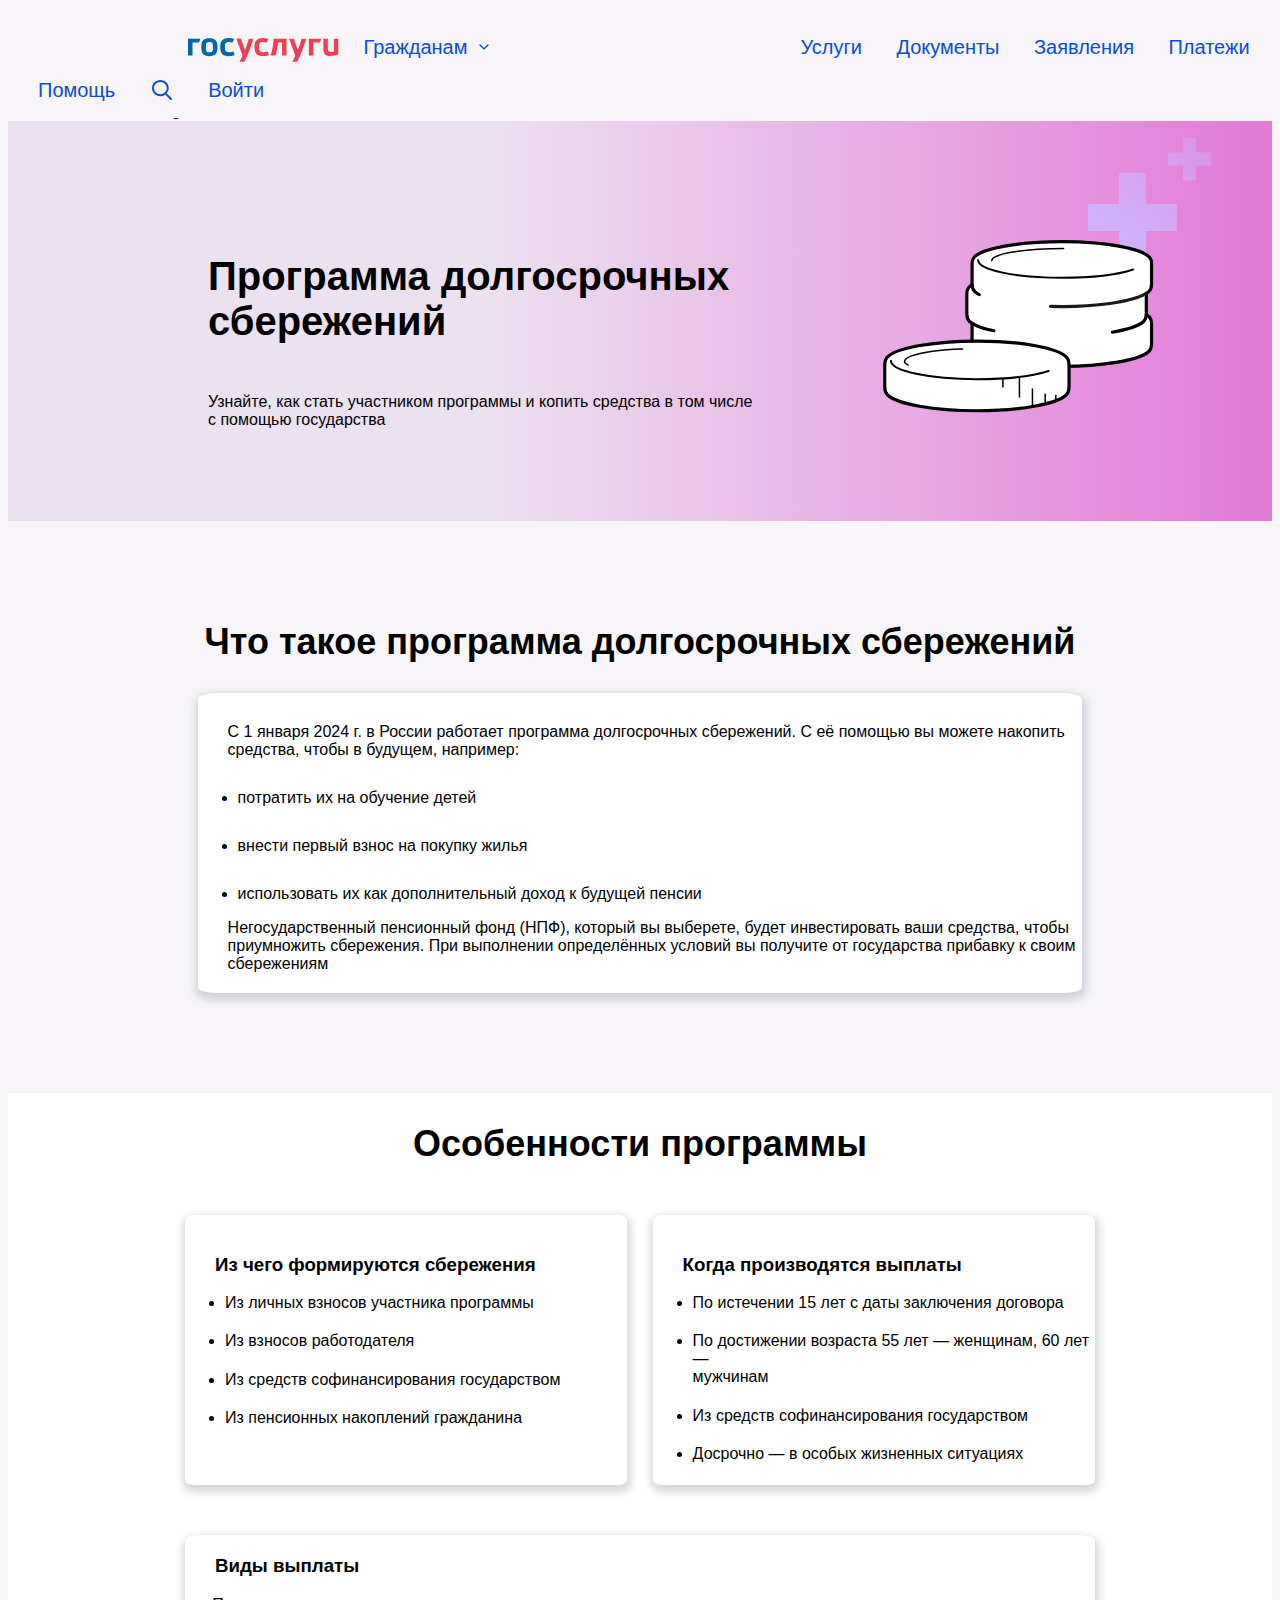
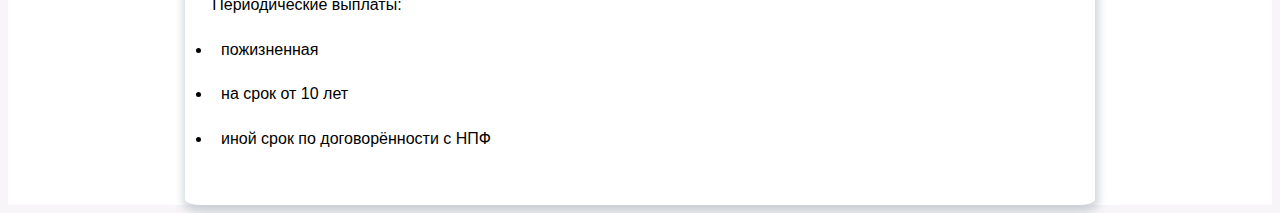
<file: first_task/index.html>
<html lang="ru">
    <link rel="stylesheet" href="styles.css">
    <head >

        
    <meta charset="utf-8" >
    <body bgcolor="#f7f5f7">
    <style     font-family: Lato, Arial, sans-serif, -apple-system;>

    </style>
            
   
        <title>Портал государственных услуг Российской Федерации</title>
        <div style="margin-bottom :0px ;padding: 0px">
        <img src = "aboba.svg" style="margin-left: 180px;margin-top: 30px;vertical-align: 12px;"></img>
        <a href = "https://www.youtube.com/watch?v=dQw4w9WgXcQ"  style="text-decoration: none;margin-left: 20px;vertical-align: 20px;font-size: 20px;color: rgb(13, 76, 211);" >Гражданам</a>
        <img src = "sign.svg" style="margin-left: 0x;margin-top: 0px;padding-top: 0px;vertical-align: 15px;"></img>
        <a href = "https://www.youtube.com/watch?v=dQw4w9WgXcQ" class = text_main style="margin-left: 300px;">Услуги</a>
        <a href = "https://www.youtube.com/watch?v=dQw4w9WgXcQ" class = text_main style="margin-left: 30;">Документы</a>
        <a href = "https://www.youtube.com/watch?v=dQw4w9WgXcQ" class = text_main style="margin-left: 30;">Заявления</a>
        <a href = "https://www.youtube.com/watch?v=dQw4w9WgXcQ" class = text_main style="margin-left: 30;">Платежи</a>
        <a href = "https://www.youtube.com/watch?v=dQw4w9WgXcQ" class = text_main style="margin-left: 30;">Помощь</a>
        <a href = "https://www.youtube.com/watch?v=dQw4w9WgXcQ" style="margin-left: 30px;">
            <img src = "searchicon.svg" width="24px" height="24px" style="margin: 0;vertical-align: 15px;"></img>
        </a><!--как подвинуть вверх эту иконку-->
        <a href = "https://www.youtube.com/watch?v=dQw4w9WgXcQ" class = text_main style="margin-left: 30;">Войти</a>
        </div>
        <div class = "grid-2" style="margin-top: 0px;margin-bottom:0px;padding-top: 0px; height: 400px;width:100% ;background: rgb(236,225,241);
background: linear-gradient(90deg, rgba(236,225,241,1) 38%, rgba(227,124,216,1) 98%);">
             <div>
                <h2 class = "grid-2-col" style="margin-left: 100px;text-align: 0px;padding-left :100px;padding-top: 100px; font-size: 40px;font-family: Lato, Arial, sans-serif;
                font-weight: 700;
                font-style: normal;">Программа долгосрочных<br> сбережений</h2>
                <p style="padding-left: 200px;"> Узнайте, как стать участником программы и копить средства в том числе <br>с помощью государства
                </p>
             </div>
            <img src = "cash.svg" class = "grid-2-col"></img>
        </div>
        <div style="margin-top: 100px;">
            <h2 style="text-align: center;font-size: 36px;">Что такое программа долгосрочных сбережений</h2>
            <div style="box-shadow: 1px 4px 8px 3px rgba(34, 60, 80, 0.2);margin:auto;width:70%;border-radius: 2%; height:300px;font-weight: 100;background-color: rgb(255, 255, 255);">
                <p style="padding-left: 30px;padding-top: 30px;">С 1 января 2024 г. в России работает программа долгосрочных сбережений. 
                    С её помощью вы можете накопить средства, чтобы в будущем, например:</p>
                <ul >
                    <li style="margin-top: 30px;">
                        потратить их на обучение детей
                    </li>
                    <li style="margin-top: 30px;">
                        внести первый взнос на покупку жилья
                    </li>
                    <li style="margin-top: 30px;">
                        использовать их как дополнительный доход к будущей пенсии
                    </li>
                </ul>
            <p style="margin-left: 30px;margin-top: 10px;">Негосударственный пенсионный фонд (НПФ), который вы выберете, 
                будет инвестировать ваши средства, чтобы приумножить сбережения.
                 При выполнении определённых условий вы получите от государства прибавку к своим сбережениям</p>
            </div>
        </div>
        <div style="margin-top: 100px;background-color: rgb(255, 255, 255)">
            <h2 style="text-align: center;padding-top: 30px;font-size: 36px;">Особенности программы</h2>
            <div style="display:flex; margin-top: 50px;">  
                <div style="box-shadow: 1px 4px 8px 3px rgba(34, 60, 80, 0.2);margin-left:14%;width:35%;border-radius: 2%; height:270px;font-weight: 100;background-color: rgb(255, 255, 255);">
                    <h3 style="font-weight: 700;padding-left: 30px;padding-top: 20px;">Из чего формируются сбережения</h3>
                    <ul>
                        <li style="margin: auto;">
                            Из личных взносов участника программы
                        </li>
                        <li style="margin: auto;padding-top: 5%;">
                            Из взносов работодателя
                        </li>
                        <li style="margin: auto;padding-top: 5%;">
                            Из средств софинансирования государством
                        </li>
                        <li style="margin: auto;padding-top: 5%;">
                            Из пенсионных накоплений гражданина
                        </li>
                        
                    </ul>
                </div>
                <div style="box-shadow: 1px 4px 8px 3px rgba(34, 60, 80, 0.2);margin-left:2%;margin-right: 14%;width:35%;border-radius: 2%; height:270px;font-weight: 100;background-color: rgb(255, 255, 255);">
                    <h3 style="font-weight: 700;padding-left: 30px;padding-top: 20px;">Когда производятся выплаты</h3>
                    <ul>
                        <li style="margin: auto;">
                            По истечении 15 лет с даты заключения договора
                        </li>
                        <li style="margin: auto;padding-top: 5%;">
                            По достижении возраста 55 лет — женщинам, 60 лет — <br> мужчинам
                        </li>
                        <li style="margin: auto;padding-top: 5%;">
                            Из средств софинансирования государством
                        </li>
                        <li style="margin: auto;padding-top: 5%;">
                            Досрочно — в особых жизненных ситуациях
                        </li>
                        
                    </ul>
                </div>
             </div>
             <div style="margin-top: 4%;box-shadow: 1px 4px 8px 3px rgba(34, 60, 80, 0.2);margin-left:14%;
             width:72%;border-radius: 2%; height:270px;font-weight: 100;background-color: rgb(255, 255, 255);">
             <h3 style="font-weight: 700;padding-left: 30px;padding-top: 20px;">Виды выплаты</h3>

                <ul style="padding-left: 3%;">Периодические выплаты:
                    <li style="margin: auto;padding-top: 3%;padding-left: 1%;">
                        пожизненная
                    </li>
                    <li style="margin: auto;padding-top: 3%;padding-left: 1%;">
                        на срок от 10 лет
                    </li>
                    <li style="margin: auto;padding-top: 3%;padding-left: 1%;">
                        иной срок по договорённости с НПФ
                    </li>
                    
                </ul>
             </div>
        </div>
     
    </body>
</head>
</html>
</file>
<file: first_task/styles.css>
html 
{
    font-family: Lato, Arial, sans-serif, -apple-system;
}
h1{
    font-size:100px;
    padding-left: 300px;
    color:blue;
}   
.text_main{
    vertical-align: 20px;font-size: 20px;color: rgb(13, 76, 211);
    text-decoration: none;
    
}   
.grid-2 {
    display: grid;
    grid-template-columns: auto auto;
    grid-column-gap: 15px;
}

.grid-2-col {
    padding: 1rem;
}
.shadow-block {
    box-shadow:0 1px 4px #e3ebfc,0 24px 48px #e6ebf566
}
</file>
